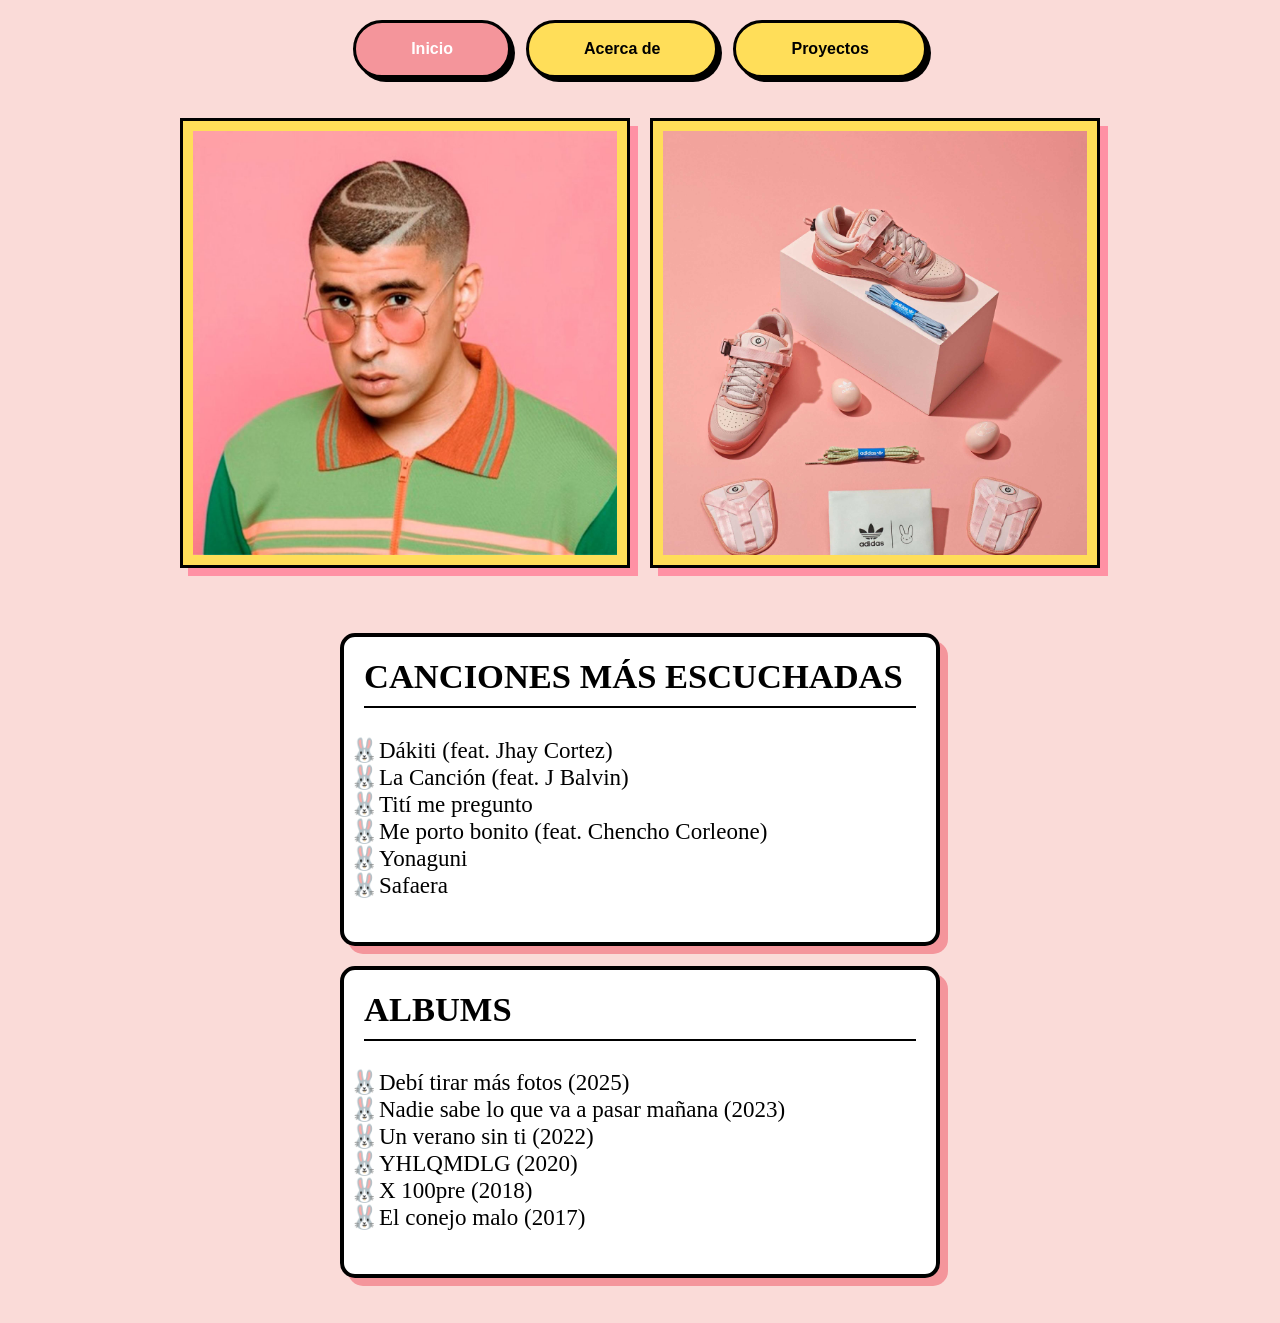
<file: P1/index.html>
<!DOCTYPE html>
<html lang="en">
<head>
    <meta charset="UTF-8">
    <meta http-equiv="X-UA-Compatible" content="IE=edge">
    <meta name="viewport" content="width=device-width, initial-scale=1.0">
    <title>CV Dos columnas</title>

   <!-- Hoja de estilo -->
   <link rel="stylesheet" href="2c-template.css">

</head>
<body>
    <nav class="menu-navigation">
    <a href="index.html" class="nav-btn active">Inicio</a>
    <a href="about.html" class="nav-btn">Acerca de</a>
    <a href="projects.html" class="nav-btn">Proyectos</a>
    </nav> 
    

    <div class="galeria-fotos">
        <div class="imagen-rosa-bad-bunny">  
            <img src="image.jpg" alt="Bad Bunny 1">
        </div>
        <div class="imagen-rosa-bad-bunny">  
            <img src="bad-bunny.jpg" alt="Bad Bunny 2">
        </div>
    </div>

    
    <div class="columnas-container">
  <section class="columna">
    <h2>Canciones más escuchadas</h2>
    <ul>
      <li>Dákiti (feat. Jhay Cortez)</li>
      <li>La Canción (feat. J Balvin)</li>
      <li>Tití me pregunto</li>
      <li>Me porto bonito (feat. Chencho Corleone)</li>
      <li>Yonaguni</li>
      <li>Safaera</li>
    </ul>
  </section>

  <section class="columna">
    <h2>Albums</h2>
    <ul>
      <li>Debí tirar más fotos (2025)</li>
      <li>Nadie sabe lo que va a pasar mañana (2023)</li>
      <li>Un verano sin ti (2022)</li>
      <li>YHLQMDLG (2020)</li>
      <li>X 100pre (2018)</li>
      <li>El conejo malo (2017)</li>
    </ul>
  </section>
</div>
   



</body>
</html>
</file>
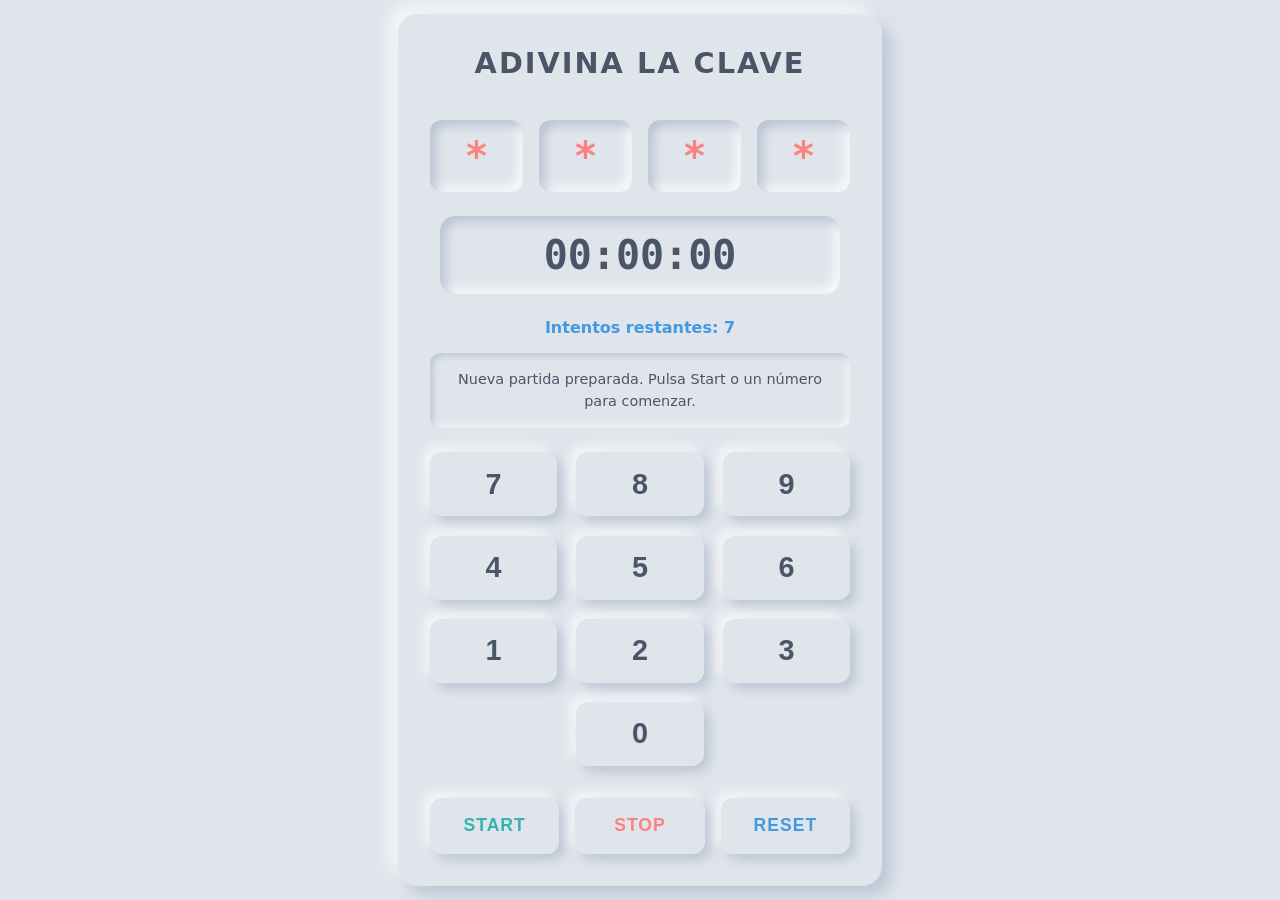
<file: P2/index.html>
<!DOCTYPE html>
<html lang="es">
<head>
    <meta charset="UTF-8">
    <meta name="viewport" content="width=device-width, initial-scale=1.0">
    <title>Juego: Adivina la Clave - Neumorfismo</title>
    <link rel="stylesheet" href="style.css">
</head>
<body>

    <div class="main-container neu-out">
        
        <h1 id="header">Adivina la Clave</h1>

        <div id="info-panel">
            <div id="secret-key-container">
                <div class="digit hidden neu-in" id="digit-0"><span class="asterisco">*</span></div>
                <div class="digit hidden neu-in" id="digit-1"><span class="asterisco">*</span></div>
                <div class="digit hidden neu-in" id="digit-2"><span class="asterisco">*</span></div>
                <div class="digit hidden neu-in" id="digit-3"><span class="asterisco">*</span></div>
            </div>
            
            <div id="timer-container" class="neu-in">
                <div id="crono-display">00:00:00</div>
            </div>

            <div id="status-container">
                <div id="attempts-display">Intentos restantes: <span id="attempts-count">7</span></div>
                <div id="instructions-container" class="neu-in-small">
                    <p id="message-text">Nueva partida preparada. Pulsa Start o un número.</p>
                </div>
            </div>
        </div>

        <div id="numpad-panel">
            <div id="numpad-grid">
                <button class="num-btn neu-btn" id="btn-num-7">7</button>
                <button class="num-btn neu-btn" id="btn-num-8">8</button>
                <button class="num-btn neu-btn" id="btn-num-9">9</button>
                
                <button class="num-btn neu-btn" id="btn-num-4">4</button>
                <button class="num-btn neu-btn" id="btn-num-5">5</button>
                <button class="num-btn neu-btn" id="btn-num-6">6</button>
                
                <button class="num-btn neu-btn" id="btn-num-1">1</button>
                <button class="num-btn neu-btn" id="btn-num-2">2</button>
                <button class="num-btn neu-btn" id="btn-num-3">3</button>
                
                <div class="blank-panel"></div>
                <button class="num-btn neu-btn" id="btn-num-0">0</button>
                <div class="blank-panel"></div>
            </div>

            <div id="controls-container">
                <button id="btn-start" class="control-btn neu-btn green-text">Start</button>
                <button id="btn-stop" class="control-btn neu-btn red-text">Stop</button>
                <button id="btn-reset" class="control-btn neu-btn blue-text">Reset</button>
            </div>
        </div>

    </div>

    <script src="crono.js"></script>
    <script src="script.js"></script>
</body>
</html>
</file>
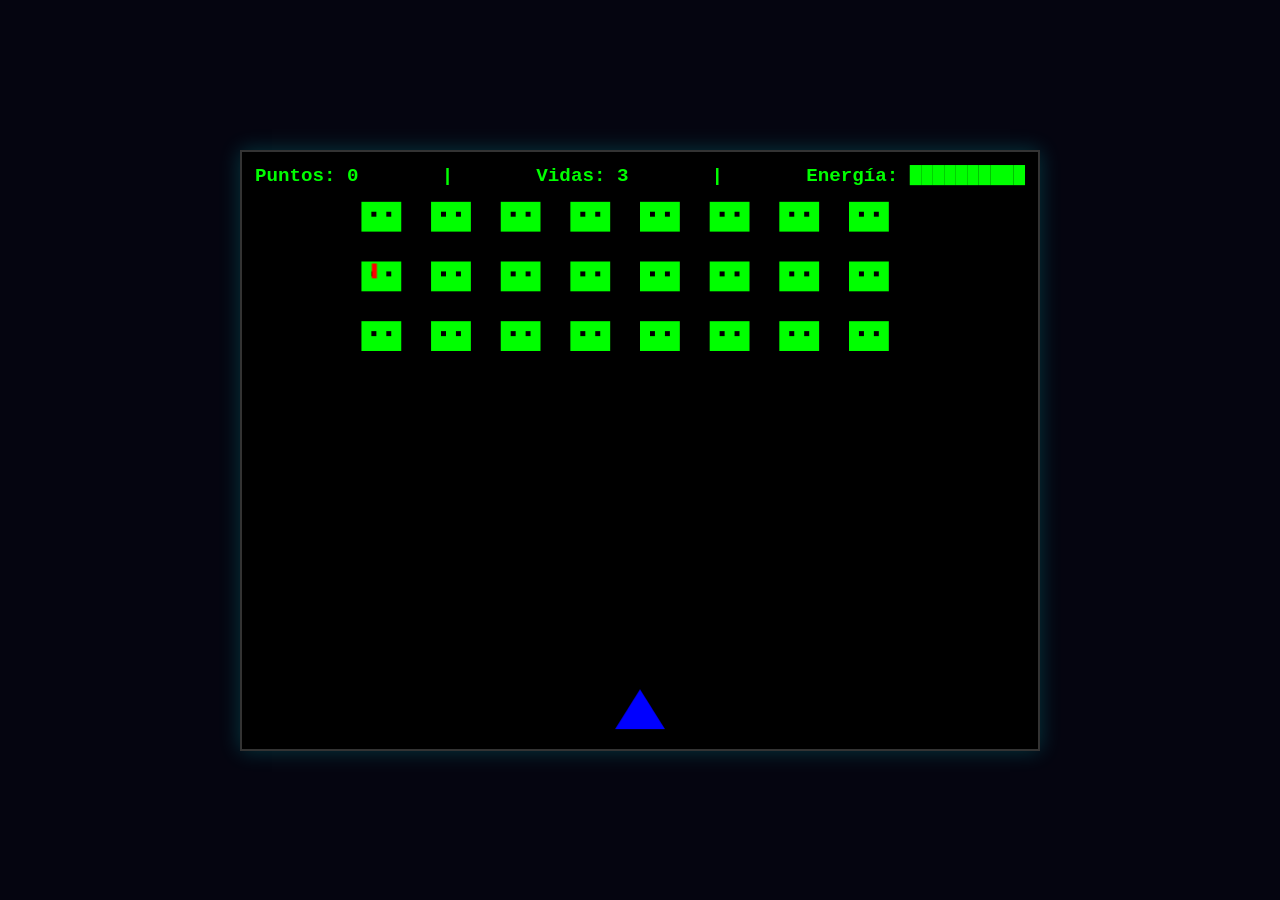
<file: P3/index.html>
<!DOCTYPE html>
<html lang="es">
<head>
    <meta charset="UTF-8">
    <meta name="viewport" content="width=device-width, initial-scale=1.0">
    <title>Invasión Alienígena: Defensa de Canva Centauri</title>
    <link rel="stylesheet" href="style.css">
</head>
<body>
    <div id="game-container">
        <div id="ui-layer">
            <div id="stats">
                <span id="score-display">Puntos: 0</span> | 
                <span id="lives-display">Vidas: 3</span> | 
                <span id="energy-display">Energía: ██████████</span>
            </div>
            <div id="message-screen" class="hidden">
                <h1 id="main-message"></h1>
                <p id="sub-message">Recarga la página para volver a jugar</p>
            </div>
        </div>
        <canvas id="gameCanvas" width="800" height="600"></canvas>
    </div>
    <script src="script.js"></script>
</body>
</html>
</file>
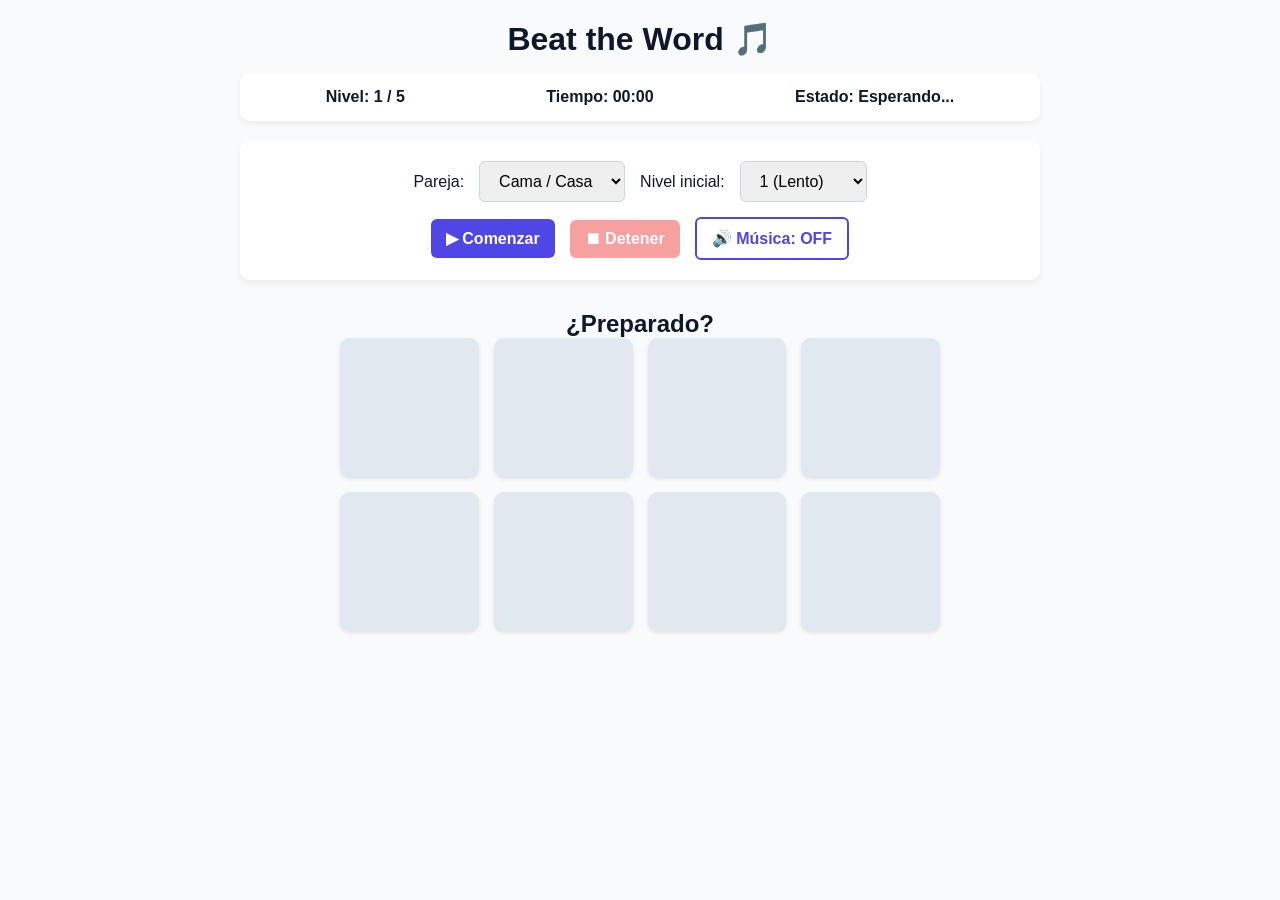
<file: P4/index.html>
<!DOCTYPE html>
<html lang="es">
<head>
    <meta charset="UTF-8">
    <meta name="viewport" content="width=device-width, initial-scale=1.0">
    <title>Beat the Word</title>
    <link rel="stylesheet" href="style.css">
</head>
<body>
    <header>
        <h1>Beat the Word 🎵</h1>
        <div class="status-panel">
            <p>Nivel: <span id="level-display">1</span> / 5</p>
            <p>Tiempo: <span id="time-display">00:00</span></p>
            <p>Estado: <span id="status-display">Esperando...</span></p>
        </div>
    </header>

    <main>
        <section class="controls">
            <h2 class="sr-only">Configuración del Juego</h2>
            <div class="control-group">
                <label for="word-pair">Pareja:</label>
                <select id="word-pair">
                    <option value="cama,casa">Cama / Casa</option>
                    <option value="gato,perro">Gato / Perro</option>
                </select>

                <label for="start-level">Nivel inicial:</label>
                <select id="start-level">
                    <option value="1">1 (Lento)</option>
                    <option value="2">2</option>
                    <option value="3">3</option>
                    <option value="4">4</option>
                    <option value="5">5 (Rápido)</option>
                </select>
            </div>

            <div class="control-group buttons">
                <button id="btn-start" class="btn primary">▶ Comenzar</button>
                <button id="btn-stop" class="btn danger" disabled>⏹ Detener</button>
                <button id="btn-music" class="btn outline">🔊 Música: OFF</button>
            </div>
        </section>

        <section class="game-area">
            <h2 id="current-word">¿Preparado?</h2>

            <div class="grid-container" id="grid">
                <div class="grid-item" id="item-0"></div>
                <div class="grid-item" id="item-1"></div>
                <div class="grid-item" id="item-2"></div>
                <div class="grid-item" id="item-3"></div>
                <div class="grid-item" id="item-4"></div>
                <div class="grid-item" id="item-5"></div>
                <div class="grid-item" id="item-6"></div>
                <div class="grid-item" id="item-7"></div>
            </div>
        </section>
    </main>

    <audio id="bg-music" src="musica.mp3" loop></audio>

    <script src="script.js"></script>
</body>
</html>
</file>
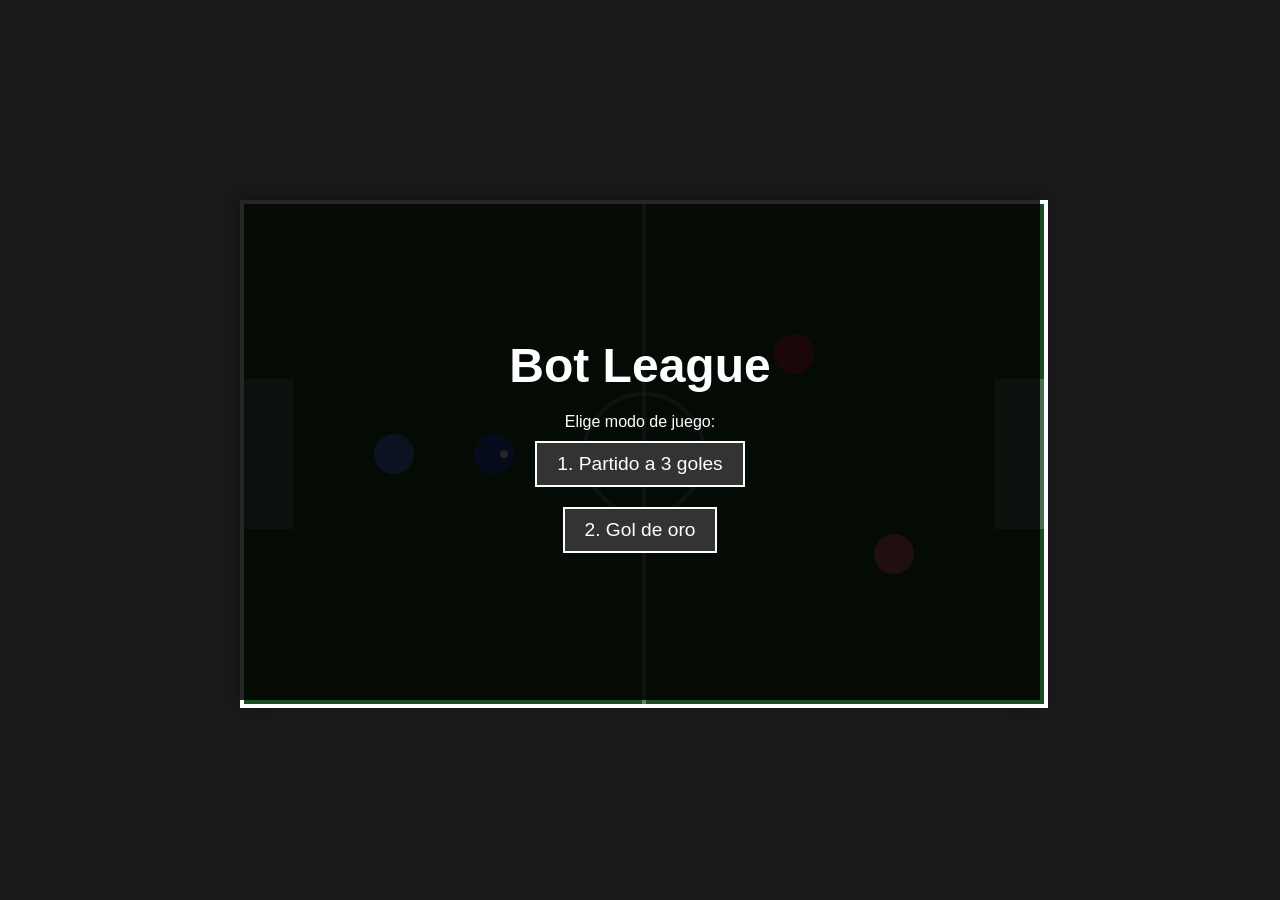
<file: P5/index.html>
<!DOCTYPE html>
<html lang="es">
<head>
    <meta charset="UTF-8">
    <meta name="viewport" content="width=device-width, initial-scale=1.0">
    <title>Bot League - 2vs2</title>
    <link rel="stylesheet" href="style.css">
</head>
<body>
    <div id="game-wrapper">
        <div id="menu-screen" class="overlay">
            <h1>Bot League</h1>
            <p>Elige modo de juego:</p>
            <button onclick="startGame('3goles')">1. Partido a 3 goles</button>
            <button onclick="startGame('oro')">2. Gol de oro</button>
        </div>

        <div id="gameover-screen" class="overlay hidden">
            <h1 id="gameover-msg">¡Has ganado!</h1>
            <button onclick="restartGame()">Reiniciar</button>
            <button onclick="showMenu()">Volver al menú</button>
        </div>

        <div id="message-overlay" class="hidden">
            <h2 id="center-message">3</h2>
        </div>

        <div id="scoreboard" class="hidden">
            <span id="score-player">0</span> - <span id="score-bot">0</span>
        </div>

        <canvas id="gameCanvas" width="800" height="500"></canvas>
    </div>

    <script src="script.js"></script>
</body>
</html>
</file>
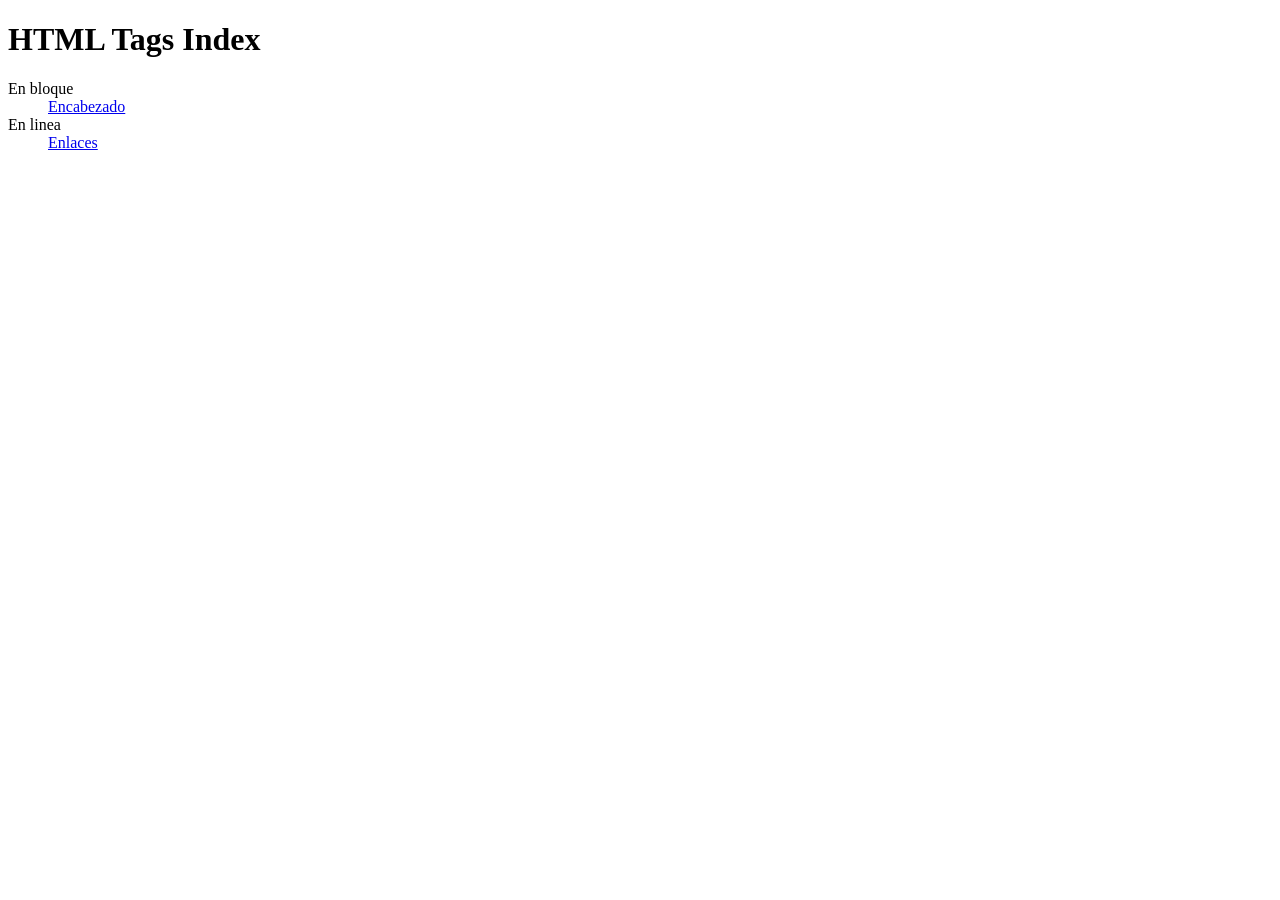
<file: P1/S2/index.html>
<!DOCTYPE html>
<html lang="en">
<head>
    <meta charset="UTF-8">
    <meta name="viewport" content="width=device-width, initial-scale=1.0">
    <title>HTML Index</title>
</head>
<body>
    <h1>HTML Tags Index</h1>
    <dl>
        <dt>En bloque</dt>
        <dd> <a href="https://rubensantoss.github.io/2025-2026-CSAAI-Practicas/P1/S2/encabezados.html">Encabezado</a></dd>
        <dt>En linea</dt>
        <dd><a href="https://rubensantoss.github.io/2025-2026-CSAAI-Practicas/P1/S2/enlaces.html">Enlaces</a></dd>
    </dl>
    
</body>
</html>
</file>
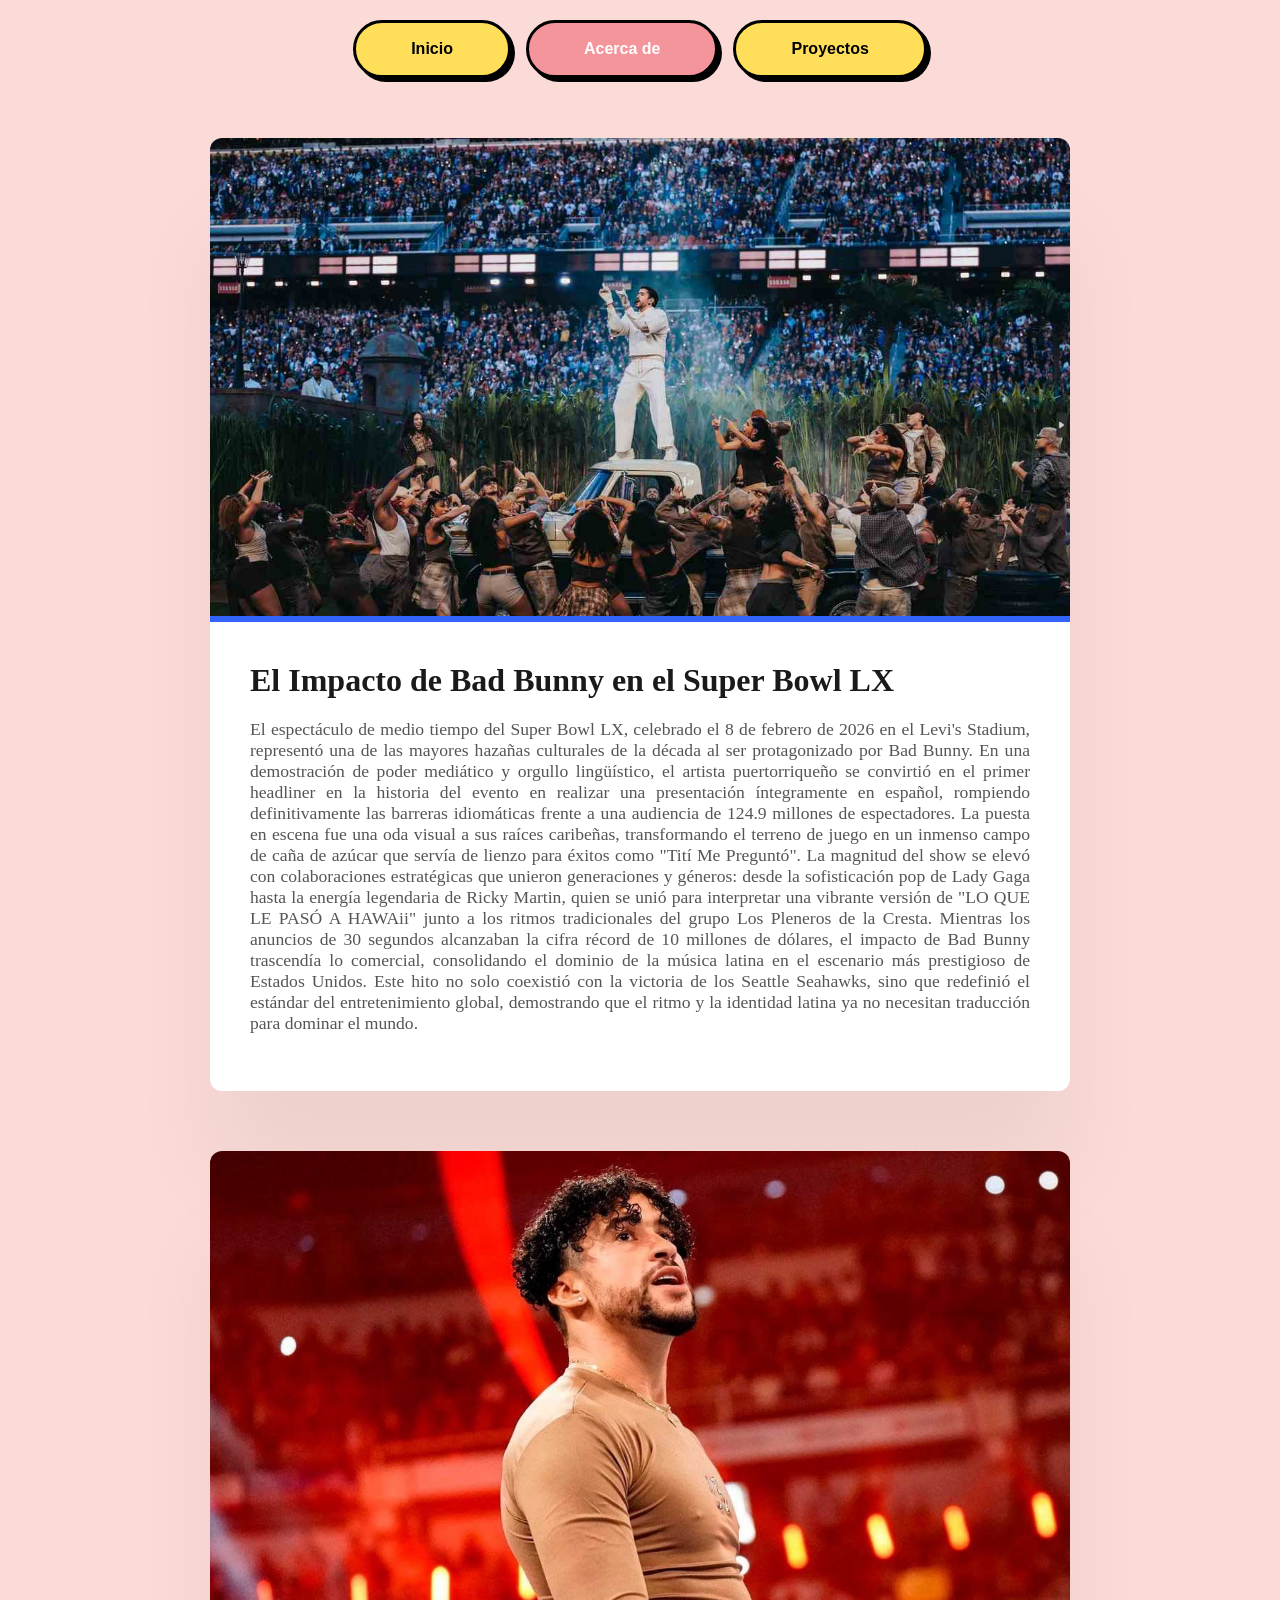
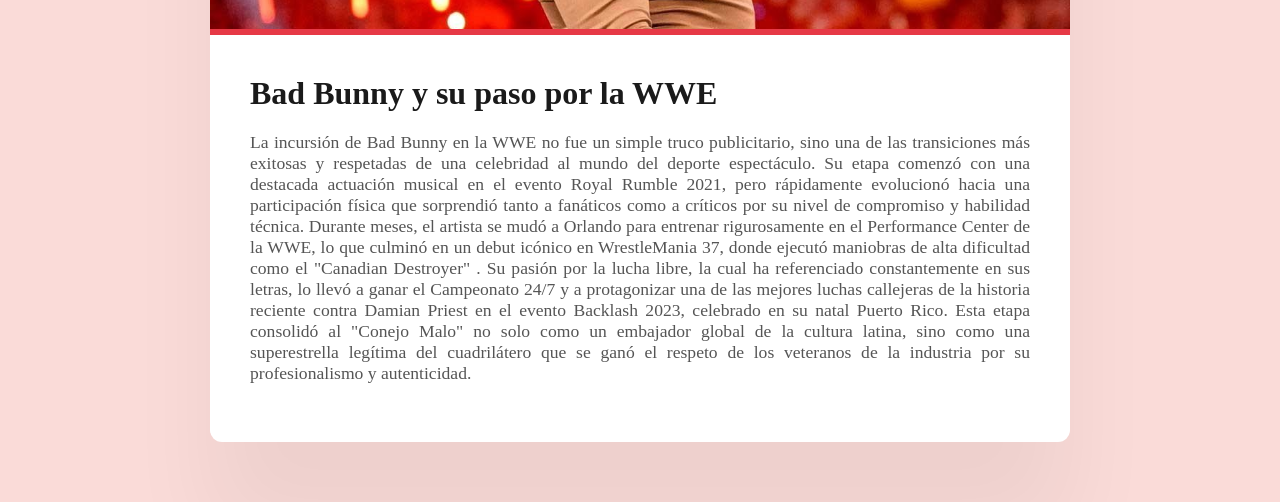
<file: P1/about.html>
<!DOCTYPE html>
<html lang="es">
<head>
    <meta charset="UTF-8">
    <meta name="viewport" content="width=device-width, initial-scale=1.0">
    <title>project</title>
    <link rel="stylesheet" href="2c-template.css">
</head>
<body>
        <nav class="menu-navigation">
            <a href="index.html" class="nav-btn">Inicio</a>
            <a href="about.html" class="nav-btn active">Acerca de</a>
            <a href="projects.html" class="nav-btn ">Proyectos</a>
        </nav> 


    <main class="main-content">
        <section class="card">
            <div class="card-image">
                <img src="superbowl.jpg" alt="Bad Bunny Super Bowl">
                <div class="image-overlay-accent blue"></div>
            </div>
            <div class="card-text">
                <h2>El Impacto de Bad Bunny en el Super Bowl LX</h2>
                <p>El espectáculo de medio tiempo del Super Bowl LX, celebrado el 8 de febrero de 2026 en el Levi's Stadium,
                 representó una de las mayores hazañas culturales de la década al ser protagonizado por Bad Bunny. En una 
                 demostración de poder mediático y orgullo lingüístico, el artista puertorriqueño se convirtió en el primer
                  headliner en la historia del evento en realizar una presentación íntegramente en español, rompiendo 
                  definitivamente las barreras idiomáticas frente a una audiencia de 124.9 millones de espectadores. 
                  La puesta en escena fue una oda visual a sus raíces caribeñas, transformando el terreno de juego en
                   un inmenso campo de caña de azúcar que servía de lienzo para éxitos como "Tití Me Preguntó".
                    La magnitud del show se elevó con colaboraciones estratégicas que unieron generaciones y géneros: 
                    desde la sofisticación pop de Lady Gaga hasta la energía legendaria de Ricky Martin, quien se unió 
                    para interpretar una vibrante versión de "LO QUE LE PASÓ A HAWAii" junto a los ritmos tradicionales 
                    del grupo Los Pleneros de la Cresta. Mientras los anuncios de 30 segundos alcanzaban la cifra récord 
                    de 10 millones de dólares, el impacto de Bad Bunny trascendía lo comercial, consolidando el dominio de
                     la música latina en el escenario más prestigioso de Estados Unidos. Este hito no solo coexistió con la
                      victoria de los Seattle Seahawks, sino que redefinió el estándar del entretenimiento global, demostrando 
                      que el ritmo y la identidad latina ya no necesitan traducción para dominar el mundo.</p>
            </div>
        </section>

        <section class="card">
            <div class="card-image">
                <img src="wwe.jpg" alt="Bad Bunny WWE">
                <div class="image-overlay-accent red"></div>
            </div>
            <div class="card-text">
                <h2>Bad Bunny y su paso por la WWE</h2>
                <p>La incursión de Bad Bunny en la WWE no fue un simple truco publicitario, 
                sino una de las transiciones más exitosas y respetadas de una celebridad 
                al mundo del deporte espectáculo. Su etapa comenzó con una destacada actuación 
                musical en el evento Royal Rumble 2021, pero rápidamente evolucionó hacia una 
                participación física que sorprendió tanto a fanáticos como a críticos por su nivel 
                de compromiso y habilidad técnica. Durante meses, el artista se mudó a Orlando para 
                entrenar rigurosamente en el Performance Center de la WWE, lo que culminó en un debut 
                icónico en WrestleMania 37, donde ejecutó maniobras de alta dificultad como el "Canadian Destroyer"
                . Su pasión por la lucha libre, la cual ha referenciado constantemente en sus letras, lo llevó a ganar 
                el Campeonato 24/7 y a protagonizar una de las mejores luchas callejeras de la historia reciente contra 
                Damian Priest en el evento Backlash 2023, celebrado en su natal Puerto Rico. Esta etapa consolidó al "Conejo Malo" 
                no solo como un embajador global de la cultura latina, sino como una superestrella legítima 
                del cuadrilátero que se ganó el respeto de los veteranos de la industria por su profesionalismo y autenticidad.</p>
            </div>
        </section>
    </main>
</body>
</html>


<!-- <!DOCTYPE html>
<html lang="en">
<head>
    <meta charset="UTF-8">
    <meta name="viewport" content="width=device-width, initial-scale=1.0">
    <title>project</title>
    <link rel="stylesheet" href="2c-template.css">
</head>
<body>
        <nav class="menu-navigation">
            <a href="index.html" class="nav-btn">Inicio</a>
            <a href="about.html" class="nav-btn active">Acerca de</a>
            <a href="projects.html" class="nav-btn ">Proyectos</a>
        </nav> 

    <div class="contenido-container">
        <div class="imagen-superbowl-bad-bunny">  
            <img src="superbowl.jpg" alt="bad bunny">
        </div>
        <div class="texto-box">
            <h2>El Impacto de Bad Bunny en el Super Bowl LIV</h2>
            <p>El espectáculo de medio tiempo del Super Bowl LX, celebrado el 8 de febrero de 2026 en el Levi's Stadium,
                 representó una de las mayores hazañas culturales de la década al ser protagonizado por Bad Bunny. En una 
                 demostración de poder mediático y orgullo lingüístico, el artista puertorriqueño se convirtió en el primer
                  headliner en la historia del evento en realizar una presentación íntegramente en español, rompiendo 
                  definitivamente las barreras idiomáticas frente a una audiencia de 124.9 millones de espectadores. 
                  La puesta en escena fue una oda visual a sus raíces caribeñas, transformando el terreno de juego en
                   un inmenso campo de caña de azúcar que servía de lienzo para éxitos como "Tití Me Preguntó".
                    La magnitud del show se elevó con colaboraciones estratégicas que unieron generaciones y géneros: 
                    desde la sofisticación pop de Lady Gaga hasta la energía legendaria de Ricky Martin, quien se unió 
                    para interpretar una vibrante versión de "LO QUE LE PASÓ A HAWAii" junto a los ritmos tradicionales 
                    del grupo Los Pleneros de la Cresta. Mientras los anuncios de 30 segundos alcanzaban la cifra récord 
                    de 10 millones de dólares, el impacto de Bad Bunny trascendía lo comercial, consolidando el dominio de
                     la música latina en el escenario más prestigioso de Estados Unidos. Este hito no solo coexistió con la
                      victoria de los Seattle Seahawks, sino que redefinió el estándar del entretenimiento global, demostrando 
                      que el ritmo y la identidad latina ya no necesitan traducción para dominar el mundo.
            </p>
        </div>
    </div>

    <div class="contenido-container-2">
        <div class="imagen-wwe-bad-bunny">  
            <img src="wwe.jpg" alt="bad bunny wwe">
        </div>
        <div class="texto-box">
            <h2>Bad Bunny y su paso por la WWE</h2>
            <p>La incursión de Bad Bunny en la WWE no fue un simple truco publicitario, 
                sino una de las transiciones más exitosas y respetadas de una celebridad 
                al mundo del deporte espectáculo. Su etapa comenzó con una destacada actuación 
                musical en el evento Royal Rumble 2021, pero rápidamente evolucionó hacia una 
                participación física que sorprendió tanto a fanáticos como a críticos por su nivel 
                de compromiso y habilidad técnica. Durante meses, el artista se mudó a Orlando para 
                entrenar rigurosamente en el Performance Center de la WWE, lo que culminó en un debut 
                icónico en WrestleMania 37, donde ejecutó maniobras de alta dificultad como el "Canadian Destroyer"
                . Su pasión por la lucha libre, la cual ha referenciado constantemente en sus letras, lo llevó a ganar 
                el Campeonato 24/7 y a protagonizar una de las mejores luchas callejeras de la historia reciente contra 
                Damian Priest en el evento Backlash 2023, celebrado en su natal Puerto Rico. Esta etapa consolidó al "Conejo Malo" 
                no solo como un embajador global de la cultura latina, sino como una superestrella legítima 
                del cuadrilátero que se ganó el respeto de los veteranos de la industria por su profesionalismo y autenticidad.
            </p>
        </div>
    </div>




</body> -->
</file>
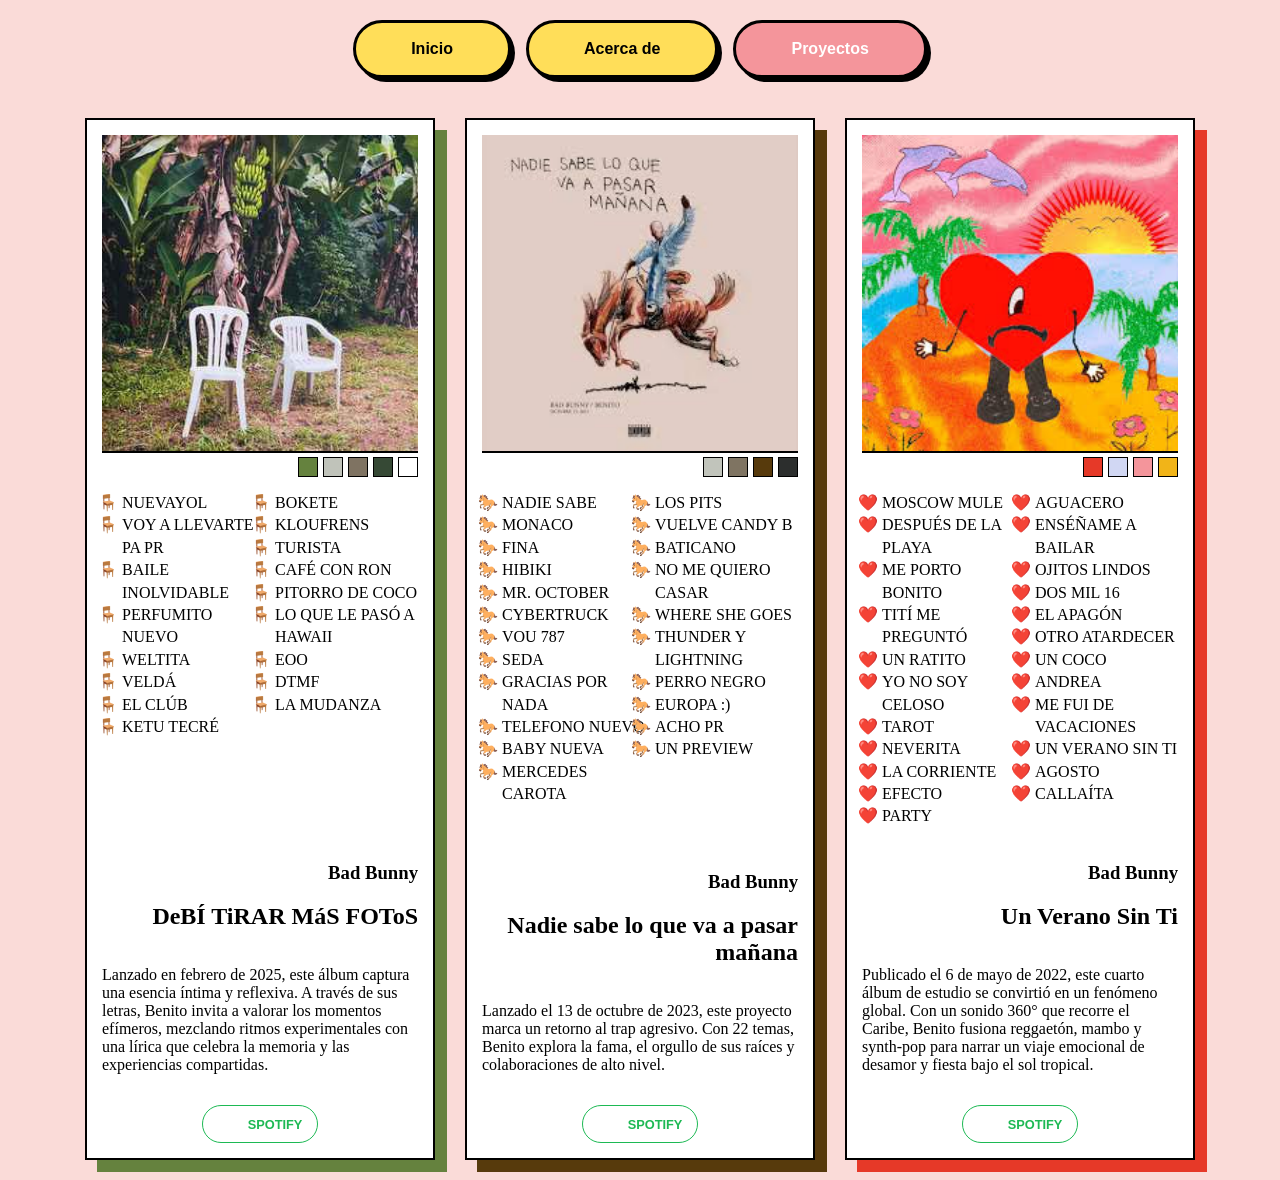
<file: P1/projects.html>
<!DOCTYPE html>
<html lang="es">
<head>
    <meta charset="UTF-8">
    <meta name="viewport" content="width=device-width, initial-scale=1.0">
    <title>project</title>
    <link rel="stylesheet" href="2c-template.css">
</head>
<body>
    <nav class="menu-navigation">
    <a href="index.html" class="nav-btn">Inicio</a>
    <a href="about.html" class="nav-btn">Acerca de</a>
    <a href="projects.html" class="nav-btn active">Proyectos</a>
    </nav> 



<main class="projects-grid">
    <article class="project-card poster-style album-1">
        <div class="poster-header">
            <img src="image(1).jpg" alt="DTMF" class="card-img">
        </div>
        
        <div class="tracklist-container">
            <div class="palette-container">
                <div class="swatch red"></div>
                <div class="swatch lavender"></div>
                <div class="swatch pink"></div>
                <div class="swatch yellow"></div>
                <div class="swatch black"></div>
            </div>    
            <ul class="tracklist">
                <li>NUEVAYoL</li>
                <li>VOY A LLeVARTE PA PR</li>
                <li>BAILE INoLVIDABLE</li>
                <li>PERFuMITO NUEVO</li>
                <li>WELTiTA</li>
                <li>VeLDÁ</li>
                <li>EL CLúB</li>
                <li>KETU TeCRÉ</li>
                <li>BOKeTE</li>
                <li>KLOuFRENS</li>
                <li>TURiSTA</li>
                <li>CAFé CON RON</li>
                <li>PIToRRO DE COCO</li>
                <li>LO QUE LE PASÓ A HAWAii</li>
                <li>EoO</li>
                <li>DtMF</li>
                <li>LA MuDANZA</li>
            </ul>
        </div>  
        
        <div class="titulo">
            <h3>Bad Bunny</h3>
            <h1>DeBÍ TiRAR MáS FOToS </h1>
        </div>
        <p>Lanzado en febrero de 2025, este álbum captura una esencia íntima y reflexiva. A través de sus letras, Benito invita a valorar los momentos efímeros, mezclando ritmos experimentales con una lírica que celebra la memoria y las experiencias compartidas.</p>
        <nav class="spotify-3">
            <a href="https://open.spotify.com/intl-es/album/5K79FLRUCSysQnVESLcTdb">spotify</a>
        </nav>
    </article>

    <article class="project-card poster-style album-2">
        <div class="poster-header">
            <img src="imagen_nadiesabe.jpg" alt="nadie_sabe" class="card-img">
        </div>
        
        <div class="tracklist-container">
            <div class="palette-container">
                <div class="swatch red"></div>
                <div class="swatch lavender"></div>
                <div class="swatch pink"></div>
                <div class="swatch yellow"></div>
            </div>    
            <ul class="tracklist">
                <li>NADIE SABE</li>
                <li>MONACO</li>
                <li>FINA</li>
                <li>HIBIKI</li>
                <li>MR. OCTOBER</li>
                <li>CYBERTRUCK</li>
                <li>VOU 787</li>
                <li>SEDA</li>
                <li>GRACIAS POR NADA</li>
                <li>TELEFONO NUEVO</li>
                <li>BABY NUEVA</li>
                <li>MERCEDES CAROTA</li>
                <li>LOS PITS</li>
                <li>VUELVE CANDY B</li>
                <li>BATICANO</li>
                <li>NO ME QUIERO CASAR</li>
                <li>WHERE SHE GOES</li>
                <li>THUNDER Y LIGHTNING</li>
                <li>PERRO NEGRO</li>
                <li>EUROPA :)</li>
                <li>ACHO PR</li>
                <li>UN PREVIEW</li>
            </ul>
        </div>  
        
        <div class="titulo">
            <h3>Bad Bunny</h3>
            <h1>Nadie sabe lo que va a pasar mañana</h1>
        </div>
        <p>Lanzado el 13 de octubre de 2023, este proyecto marca un retorno al trap agresivo. Con 22 temas, Benito explora la fama, el orgullo de sus raíces y colaboraciones de alto nivel.</p>
        <nav class="spotify-3">
            <a href="https://open.spotify.com/intl-es/album/4FftCsAcXXD1nFO9RFUNFO">spotify</a>
        </nav>

    </article>
    <article class="project-card poster-style album-3">
        <div class="poster-header">
            <img src="unveranosinti.jpg" alt="Un Verano Sin Ti" class="card-img">
        </div>
        
        <div class="tracklist-container">
            <div class="palette-container">
                <div class="swatch red"></div>
                <div class="swatch lavender"></div>
                <div class="swatch pink"></div>
                <div class="swatch yellow"></div>
            </div>    
            <ul class="tracklist">
                <li>Moscow Mule</li>
                <li>Después de la Playa</li>
                <li>Me Porto Bonito</li>
                <li>Tití Me Preguntó</li>
                <li>Un Ratito</li>
                <li>Yo No Soy Celoso</li>
                <li>Tarot</li>
                <li>Neverita</li>
                <li>La Corriente</li>
                <li>Efecto</li>
                <li>Party</li>
                <li>Aguacero</li>
                <li>Enséñame a Bailar</li>
                <li>Ojitos Lindos</li>
                <li>Dos Mil 16</li>
                <li>El Apagón</li>
                <li>Otro Atardecer</li>
                <li>Un Coco</li>
                <li>Andrea</li>
                <li>Me Fui de Vacaciones</li>
                <li>Un Verano Sin Ti</li>
                <li>Agosto</li>
                <li>Callaíta</li>
            </ul>
        </div>  
        
        <div class="titulo">
            <h3>Bad Bunny</h3>
            <h1>Un Verano Sin Ti</h1>
        </div>
        <p>Publicado el 6 de mayo de 2022, este cuarto álbum de estudio se convirtió en un fenómeno global. Con un sonido 360° que recorre el Caribe, Benito fusiona reggaetón, mambo y synth-pop para narrar un viaje emocional de desamor y fiesta bajo el sol tropical.</p>
        <nav class="spotify-3">
            <a href="https://open.spotify.com/intl-es/album/3RQQmkQEvNCY4prGKE6oc5">spotify</a>
        </nav>
    </article>
</main>
</body>
</html>
</file>
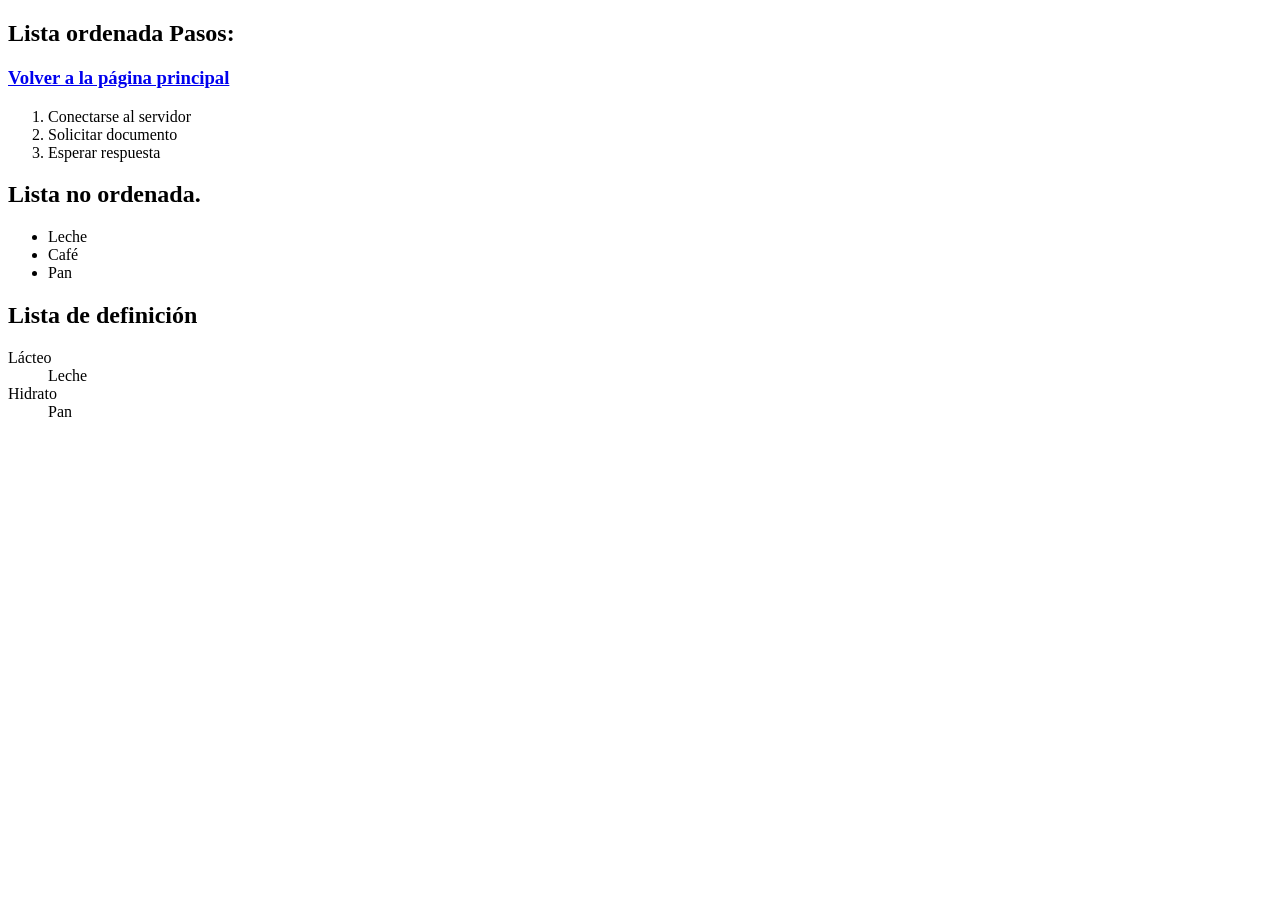
<file: P1/S2/encabezados.html>
<!DOCTYPE html>
<html lang="en">
<head>
    <meta charset="UTF-8">
    <meta http-equiv="X-UA-Compatible" content="IE=edge">
    <meta name="viewport" content="width=device-width, initial-scale=1.0">
    <title>Ej-3: Listas</title>
</head>
<body>
    <h2>Lista ordenada Pasos:</h2>
    <h3><a href="https://rubensantoss.github.io/2025-2026-CSAAI-Practicas/P1/S2/">Volver a la página principal</a></h3>
    <ol>
        <li>Conectarse al servidor</li>
        <li>Solicitar documento</li>
        <li>Esperar respuesta</li>
    </ol>
    <h2>Lista no ordenada.</h2>
    <ul>
        <li>Leche</li>
        <li>Café</li>
        <li>Pan</li>
    </ul>
    <h2>Lista de definición</h2>
    <dl>
        <dt>Lácteo</dt>
        <dd>Leche</dd>
        <dt>Hidrato</dt>
        <dd>Pan</dd>
    </dl>

</body>
</html>
</file>
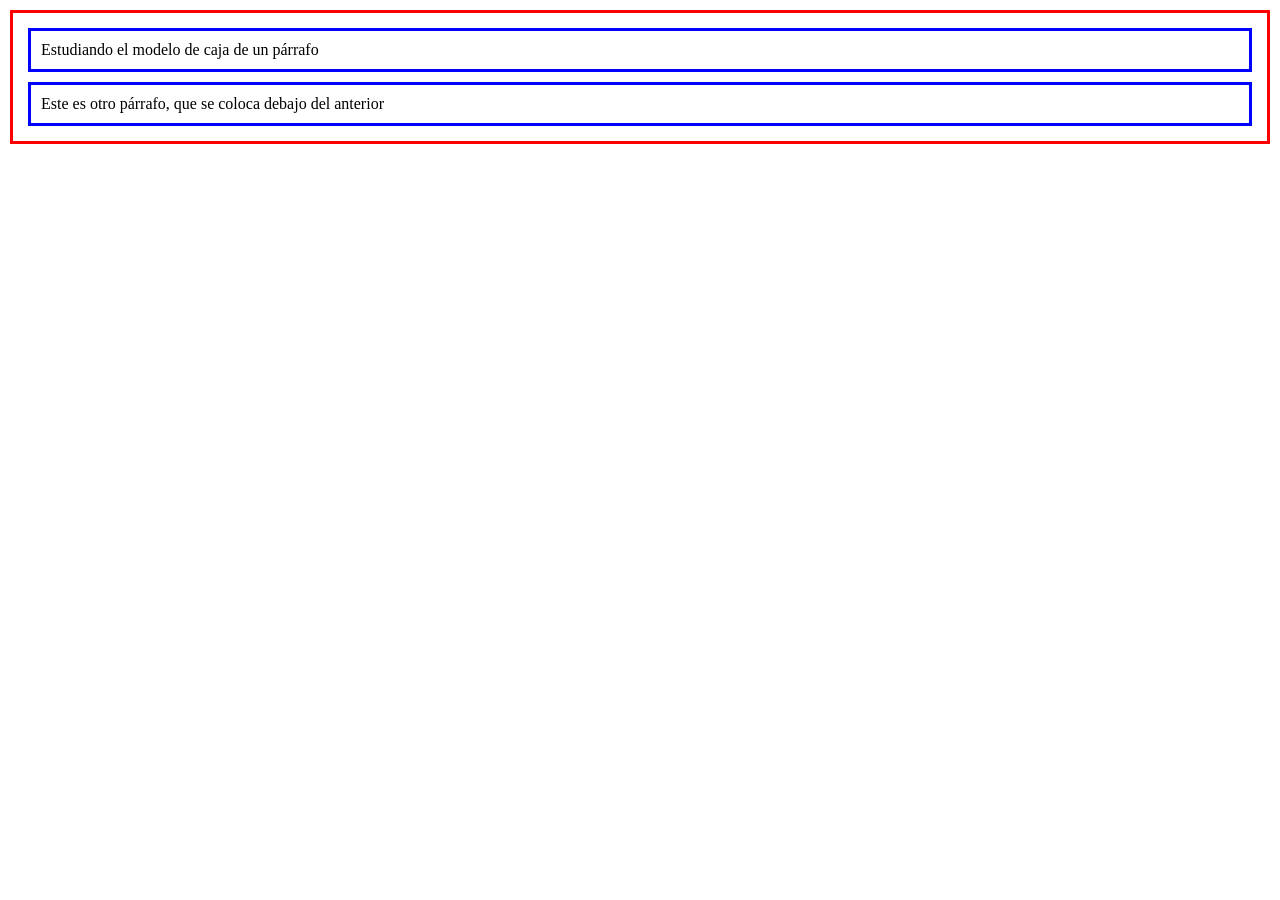
<file: P1/S3/box-test.html>
<!DOCTYPE html>
<html>
  <head>
    <meta charset="utf-8">
    <meta http-equiv="X-UA-Compatible" content="IE=edge">
    <meta name="viewport" content="width=device-width, initial-scale=1.0">
    <title>Modelo de caja del párrafo</title>
    <link rel="stylesheet" type="text/css" href="box-test.css">
  </head>
  <body>
  <p>Estudiando el modelo de caja de un párrafo</p>
  <p>Este es otro párrafo, que se coloca debajo del anterior</p>
  </body>
</html>
</file>
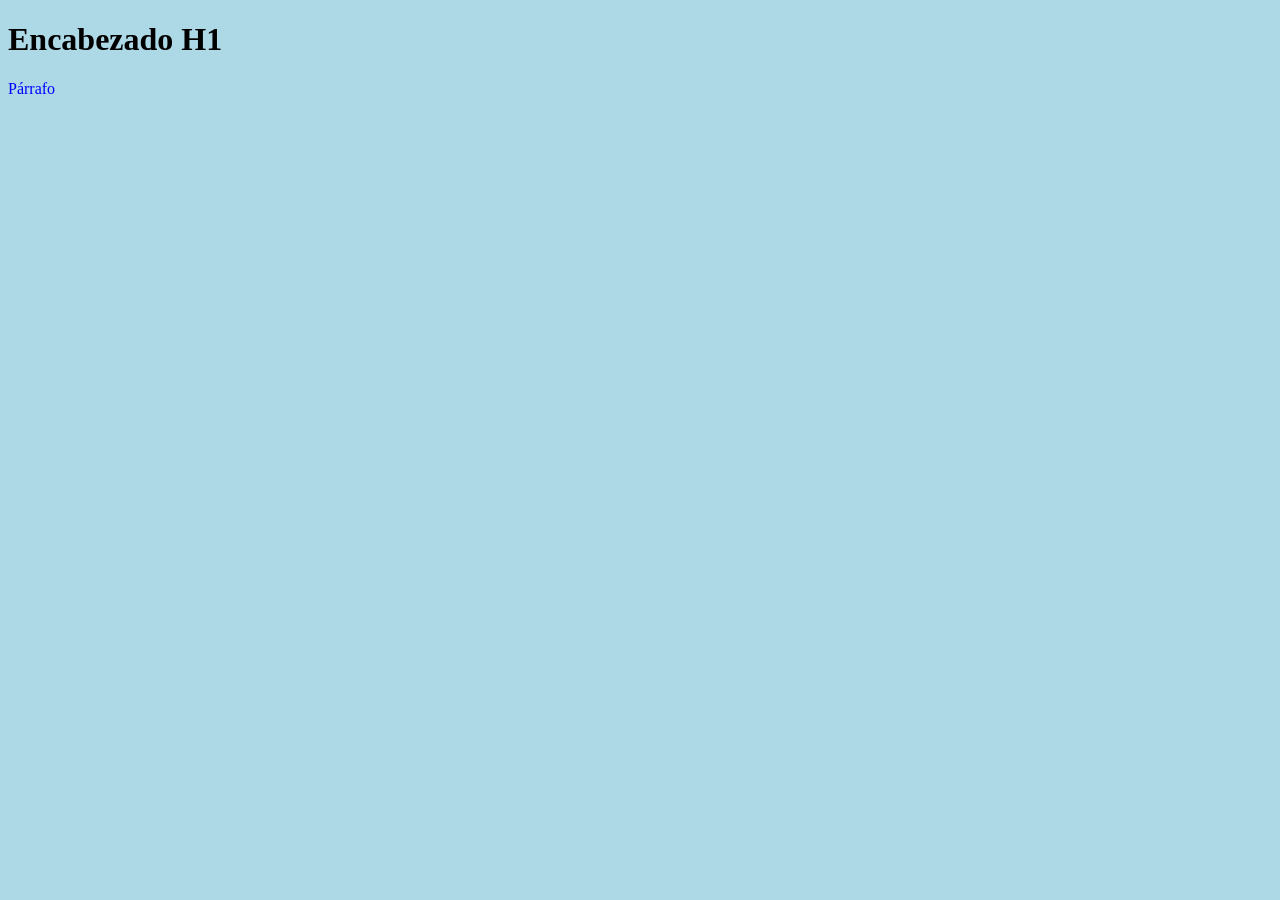
<file: P1/S3/h1.html>
<!DOCTYPE html>
<html lang="en">
<head>
  <meta charset="UTF-8">
  <meta http-equiv="X-UA-Compatible" content="IE=edge">
  <meta name="viewport" content="width=device-width, initial-scale=1.0">
  <title>Ejemplo 1</title>
</head>
<body>
   <!-- Estilo añadido al cuerpo del documento -->
   <body style="background-color: lightblue;">

    <!-- Estilo añadido al encabezado -->
    <h1 style="color:black">Encabezado H1</h1>

    <!-- Estilo añadido a este párrafo -->
    <p style="color:blue">Párrafo</p>
</body>
</html>
</file>
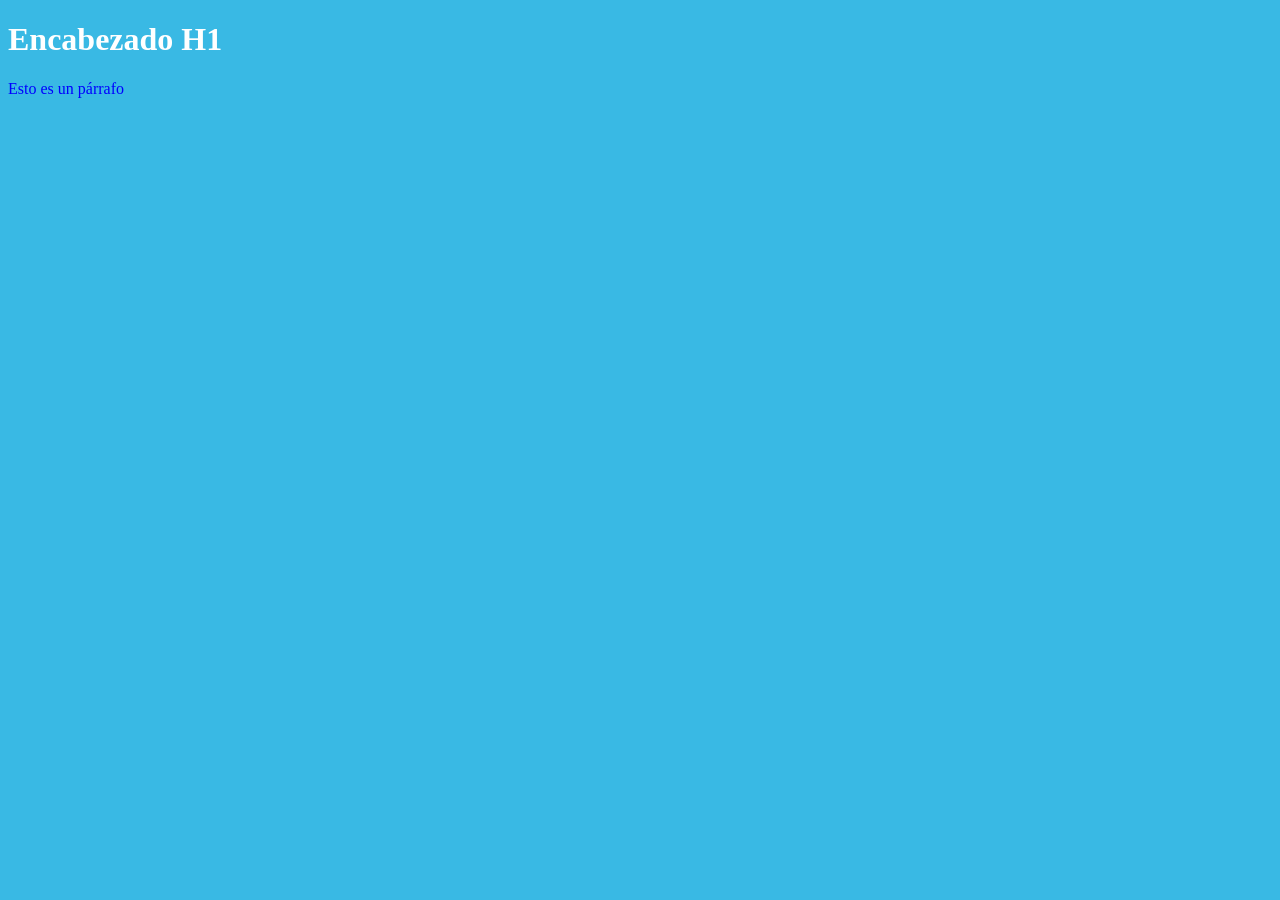
<file: P1/S3/test-01.html>
<!DOCTYPE html>
<html>

<head>
    <meta charset="UTF-8">
    <meta http-equiv="X-UA-Compatible" content="IE=edge">
    <meta name="viewport" content="width=device-width, initial-scale=1.0">
    <title>Test 01</title>
    <link rel="stylesheet" href="test-01.css">
</head>

<body>
    <h1>Encabezado H1</h1>
    <p>Esto es un párrafo</p>
</body>

</html>
</file>
<file: P1/2c-template.css>
body {
    background-color: #FADBD8; 
    margin: 0;
    padding: 0;
    min-height: 100vh;
}

* {
    box-sizing: border-box;
  }
  
.filla:after {
float: left;
padding: 10px;
min-height: 5000px;
content: "";
display: table;
clear: both;
}


.menu-navigation {
  display: flex;
  justify-content: center; 
  gap: 15px;
  padding: 20px;
  flex-wrap: wrap;
}


.nav-btn {
  text-decoration: none; 
  color: black;
  font-family: 'Arial Black', sans-serif;
  font-weight: bold;
  padding: 17px 55px;
  border-radius: 50px; 
  background-color: #ffde59;
  border: 3px solid black; 
  box-shadow: 4px 4px 0px black; 
  transition: 0.2s; 
}


.nav-btn:hover {
  transform: translate(-2px, -2px);
  box-shadow: 6px 6px 0px black;
}


.nav-btn.active {
  background-color: #f4959b;
  color: white;
}


.galeria-fotos {
    display: flex;          
    
    justify-content: center; 
    gap: 20px;              
    padding: 20px;
    flex-wrap: wrap;
}


.imagen-rosa-bad-bunny {
    background-color: #ffde59;
    padding: 10px;
    width: 450px;           
    box-shadow: 8px 8px 0px #ff91a4; 
    border: 3px solid black;
}


.imagen-rosa-bad-bunny img {
    width: 100%;            
    display: block;
}


.columnas-container {
  display: flex;
  flex-wrap: wrap; 
  gap: 20px;       
  padding: 20px;
  justify-content: center; 
  width: 50%;
  margin: 25px auto; 
}


.columna {
  flex: 1;                
  min-width: 300px;       
  background-color: #ffffff;
  border: 4px solid black; 
  border-radius: 15px;
  padding: 20px;
  box-shadow: 8px 8px 0px #F4959B; 
  font-size: 23px;
  transition: 0.3s; 
}


.columna:hover {
  transform: translate(-4px, -4px);
  box-shadow: 12px 12px 0px #F4959B;
}

.columna h2 {
  text-transform: uppercase;
  color: black;
  border-bottom: 2px solid black;
  padding-bottom: 10px;
  margin-top: 0;
}

.columna ul {
  list-style: "🐰"; 
  padding-left: 15px;
}

.projects-grid {
    display: flex;
    flex-wrap: wrap;      
    justify-content: center; 
    gap: 30px;            
    padding: 20px;
}


.poster-style {
    background-color: #ffffff;
    border: 2px solid #000;
    width: 350px;         
    padding: 15px;
    display: flex;
    flex-direction: column;
    min-height: 700px;
}

.card-img {
    width: 100%;
    height: auto;
    border-bottom: 2px solid #000;
}


.album-1 .tracklist{
  list-style: "🪑 ";
  padding-left: 20px;
  column-count: 2;      
  gap: 10px;
  margin: 15px 0;
}

.album-2 .tracklist{
  list-style: "🐎 ";
  padding-left: 20px;
  column-count: 2;     
  gap: 10px;
  margin: 15px 0; 
}

.album-3 .tracklist{
  list-style: "❤️ ";
  padding-left: 20px;
  column-count: 2;      
  gap: 10px;
  margin: 15px 0;
}

.tracklist li {
    font-size: 16px;
    text-transform: uppercase;
    line-height: 1.4;
}

.palette-container {
    display: flex;
    gap: 5px;
    justify-content: flex-end; 
}

.swatch {
    width: 20px;
    height: 20px;
    border: 1px solid #000;
}

.titulo {
    text-align: right;    
    margin-top: auto;
}

.album-1 .red { background-color: #65823E; }
.album-1 .lavender { background-color: #C0C3BA; }
.album-1 .pink { background-color: #7F7362; }
.album-1 .yellow { background-color: #364935; }
.album-1 .blalck { background-color: #2C2E2D; }
.album-1 { box-shadow: 12px 12px 0px #65823E; } 

.album-2 .red { background-color: #C1C4BB; } 
.album-2 .lavender { background-color: #7F7462; }
.album-2 .pink { background-color: #573a0c; }
.album-2 .yellow { background-color: #2C2E2D; }
.album-2 { box-shadow: 12px 12px 0px #573a0c; } 

.album-3 .red { background-color: #E63928; }
.album-3 .lavender { background-color: #D1D7F3; }
.album-3 .pink { background-color: #F4959B; }
.album-3 .yellow { background-color: #F1B418; }
.album-3 { box-shadow: 12px 12px 0px #E63928; } 


img {
    width: 100%;
    height: auto;
}

.iresponsive {
    padding: 0 6px;
    float: left;
    width: 50%;
  }

.spotify-3 {
    display: flex;
    justify-content: center;
    margin-top: 15px;
}

.spotify-3 a {
    display: flex;
    align-items: center;
    gap: 10px;
    text-decoration: none;
    color: #1DB954; 
    font-family: sans-serif;
    font-size: 0.8rem;
    font-weight: bold;
    text-transform: uppercase;
    border: 1px solid #1DB954;
    padding: 8px 15px;
    border-radius: 50px;
    transition: all 0.3s ease;
}

.spotify-3 a::before {
    content: "";
    width: 20px;
    height: 20px;
    background-image: url('https://upload.wikimedia.org/wikipedia/commons/1/19/Spotify_logo_without_text.svg');
    background-size: contain;
    background-repeat: no-repeat;
}

.spotify-3 a:hover {
    background-color: #1DB954;
    color: white;
    box-shadow: 0px 4px 10px rgba(29, 185, 84, 0.3);
}



.main-content {
    max-width: 900px;
    margin: 40px auto;
    padding: 0 20px;
}

.card {
    background: white;
    margin-bottom: 60px;
    border-radius: 12px;
    overflow: hidden;
    box-shadow: 0 90px 90px rgba(0, 0, 0, 0.05); 
}

.card-image {
    position: relative;
    width: 100%;
}

.card-image img {
    width: 100%;
    height: auto;
    display: block;
    object-fit: cover;
}

.image-overlay-accent {
    position: absolute;
    bottom: 0;
    left: 0;
    width: 100%;
    height: 6px;
}
.blue { background-color: #3463fc; }
.red { background-color: #e63946; }

.card-text {
    padding: 40px;
}

.card-text h2 {
    font-size: 2rem;
    margin-top: 0;
    margin-bottom: 20px;
    color: #1a1a1a;
    font-weight: 800;
}

.card-text p {
    font-size: 1.1rem;
    color: #555;
    text-align: justify;
}
</file>
<file: P2/style.css>
:root {

    --bg-color: #e0e5ec;
    --text-main: #4a5568;
    --text-light: #a0aec0;
    

    --accent-green: #38b2ac;
    --accent-red: #fc8181;
    --accent-blue: #4299e1;
    

    --shadow-light: rgba(255, 255, 255, 0.7);
    --shadow-dark: rgba(163, 177, 198, 0.6);
}

body {
    background-color: var(--bg-color);
    color: var(--text-main);
    font-family: 'Segoe UI', system-ui, sans-serif;
    display: flex;
    justify-content: center;
    align-items: center;
    min-height: 100vh;
    margin: 0;
}

.main-container {
    display: flex;
    flex-direction: column;
    align-items: center;
    gap: 1.5rem;
    max-width: 420px;
    width: 90%;
    padding: 2rem;
    border-radius: 20px;
}

#header {
    font-size: 1.8rem;
    font-weight: 800;
    color: var(--text-main);
    margin: 0 0 1rem 0;
    text-transform: uppercase;
    letter-spacing: 2px;
}


.neu-out {
    background: var(--bg-color);
    box-shadow: 9px 9px 16px var(--shadow-dark), 
               -9px -9px 16px var(--shadow-light);
}


.neu-in {
    background: var(--bg-color);
    box-shadow: inset 6px 6px 10px 0 var(--shadow-dark), 
                inset -6px -6px 10px 0 var(--shadow-light);
}


.neu-in-small {
    background: var(--bg-color);
    box-shadow: inset 3px 3px 6px 0 var(--shadow-dark), 
                inset -3px -3px 6px 0 var(--shadow-light);
    border-radius: 10px;
}


#info-panel, #numpad-panel {
    display: flex;
    flex-direction: column;
    align-items: center;
    width: 100%;
    gap: 1.5rem;
}


#secret-key-container {
    display: grid;
    grid-template-columns: repeat(4, 1fr);
    gap: 1rem;
    width: 100%;
}

.digit {
    border-radius: 12px;
    height: 4.5rem;
    display: flex;
    justify-content: center;
    align-items: center;
    font-size: 2.2rem;
    font-weight: bold;
    color: var(--text-light);
    transition: all 0.3s ease;
}

.digit.revealed {
    color: var(--accent-green);

    box-shadow: 6px 6px 12px var(--shadow-dark), 
               -6px -6px 12px var(--shadow-light);
    transform: translateY(-2px);
}

.asterisco {
    color: var(--accent-red);
    font-size: 2.5rem;
    line-height: 1;
}


#timer-container {
    padding: 1rem 2rem;
    border-radius: 15px;
    width: 80%;
}

#crono-display {
    font-size: 2.5rem;
    font-weight: 700;
    font-family: monospace;
    text-align: center;
    color: var(--text-main);
}


#status-container {
    text-align: center;
    width: 100%;
}

#attempts-display {
    font-weight: bold;
    margin-bottom: 1rem;
    color: var(--accent-blue);
}

#instructions-container {
    padding: 1rem;
}

#instructions-container p {
    margin: 0;
    font-size: 0.9rem;
    line-height: 1.5;
}


#numpad-grid {
    display: grid;
    grid-template-columns: repeat(3, 1fr);
    gap: 1.2rem;
    width: 100%;
}

.neu-btn {
    border: none;
    outline: none;
    border-radius: 12px;
    background: var(--bg-color);
    color: var(--text-main);
    box-shadow: 6px 6px 12px var(--shadow-dark), 
               -6px -6px 12px var(--shadow-light);
    cursor: pointer;
    font-weight: bold;
    transition: all 0.2s ease;
}

.num-btn {
    height: 4rem;
    font-size: 1.8rem;
}


.neu-btn:active {
    box-shadow: inset 4px 4px 8px 0 var(--shadow-dark), 
                inset -4px -4px 8px 0 var(--shadow-light);
    color: var(--accent-blue);
}

.neu-btn:disabled {
    box-shadow: inset 2px 2px 5px 0 var(--shadow-dark), 
                inset -2px -2px 5px 0 var(--shadow-light);
    color: var(--text-light);
    cursor: not-allowed;
}

.blank-panel {
    background-color: transparent;
}


#controls-container {
    display: flex;
    gap: 1rem;
    width: 100%;
    margin-top: 0.5rem;
}

.control-btn {
    flex: 1;
    height: 3.5rem;
    font-size: 1.1rem;
    text-transform: uppercase;
    letter-spacing: 1px;
}

.green-text { color: var(--accent-green); }
.red-text { color: var(--accent-red); }
.blue-text { color: var(--accent-blue); }
</file>
<file: P3/style.css>
* {
    margin: 0;
    padding: 0;
    box-sizing: border-box;
}

body {
    background-color: #050510;
    color: #00ff00;
    font-family: 'Courier New', Courier, monospace;
    display: flex;
    justify-content: center;
    align-items: center;
    height: 100vh;
    overflow: hidden;
}

#game-container {
    position: relative;
    width: 100%;
    max-width: 800px;
}

canvas {
    background-color: #000;
    border: 2px solid #333;
    box-shadow: 0 0 20px rgba(0, 255, 255, 0.2);
    display: block;
    width: 100%;
    height: auto;
}

#ui-layer {
    position: absolute;
    top: 0;
    left: 0;
    width: 100%;
    height: 100%;
    pointer-events: none;
}

#stats {
    padding: 15px;
    font-size: 1.2rem;
    font-weight: bold;
    text-shadow: 2px 2px 0 #000;
    display: flex;
    justify-content: space-between;
}

.hidden {
    display: none !important;
}

#message-screen {
    position: absolute;
    top: 50%;
    left: 50%;
    transform: translate(-50%, -50%);
    text-align: center;
    background: rgba(0, 0, 0, 0.85);
    padding: 40px;
    border: 2px solid #00ff00;
    border-radius: 10px;
    box-shadow: 0 0 30px #00ff00;
}

#main-message {
    font-size: 3rem;
    margin-bottom: 10px;
}

.win-text { color: #00ff00; }
.lose-text { color: #ff0000; border-color: #ff0000 !important; box-shadow: 0 0 30px #ff0000 !important;}
</file>
<file: P4/style.css>
:root {
    --primary: #4f46e5;
    --danger: #ef4444;
    --bg-color: #f8fafc;
    --text-main: #0f172a;
    --grid-bg: #e2e8f0;
    --highlight: #f59e0b;
}

* {
    box-sizing: border-box;
    margin: 0;
    padding: 0;
    font-family: 'Segoe UI', Tahoma, Geneva, Verdana, sans-serif;
}

body {
    background-color: var(--bg-color);
    color: var(--text-main);
    display: flex;
    flex-direction: column;
    align-items: center;
    padding: 20px;
}

header {
    text-align: center;
    width: 100%;
    max-width: 800px;
    margin-bottom: 20px;
}

.status-panel {
    display: flex;
    justify-content: space-around;
    background: white;
    padding: 15px;
    border-radius: 10px;
    box-shadow: 0 4px 6px rgba(0,0,0,0.05);
    margin-top: 15px;
    font-weight: bold;
}

main {
    width: 100%;
    max-width: 800px;
}

.controls {
    background: white;
    padding: 20px;
    border-radius: 10px;
    box-shadow: 0 4px 6px rgba(0,0,0,0.05);
    margin-bottom: 30px;
    display: flex;
    flex-direction: column;
    gap: 15px;
}

.sr-only {
    position: absolute;
    width: 1px;
    height: 1px;
    padding: 0;
    margin: -1px;
    overflow: hidden;
    clip: rect(0, 0, 0, 0);
    border: 0;
}

.control-group {
    display: flex;
    justify-content: center;
    gap: 15px;
    flex-wrap: wrap;
    align-items: center;
}

select, button {
    padding: 10px 15px;
    border-radius: 6px;
    border: 1px solid #cbd5e1;
    font-size: 1rem;
    cursor: pointer;
}

.btn {
    font-weight: bold;
    border: none;
    transition: transform 0.1s, opacity 0.2s;
}

.btn:active { transform: scale(0.95); }
.btn:disabled { opacity: 0.5; cursor: not-allowed; }

.primary { background: var(--primary); color: white; }
.danger { background: var(--danger); color: white; }
.outline { background: white; border: 2px solid var(--primary); color: var(--primary); }

.game-area {
    text-align: center;
}

.word-display {
    font-size: 2.5rem;
    margin-bottom: 30px;
    min-height: 60px;
    color: var(--primary);
    text-transform: uppercase;
    letter-spacing: 2px;
}

.grid-container {
    display: grid;
    grid-template-columns: repeat(4, 1fr);
    gap: 15px;
    max-width: 600px;
    margin: 0 auto;
}

.grid-item {
    background: var(--grid-bg);
    aspect-ratio: 1;
    border-radius: 10px;
    display: flex;
    justify-content: center;
    align-items: center;
    font-size: 3rem;
    box-shadow: 0 2px 4px rgba(0,0,0,0.1);
    transition: all 0.2s ease-in-out;
}

.grid-item.active {
    background: var(--highlight);
    transform: scale(1.1);
    box-shadow: 0 0 20px var(--highlight);
    border: 3px solid white;
}

@media (max-width: 500px) {
    .grid-container {
        grid-template-columns: repeat(2, 1fr);
    }
}
</file>
<file: P5/style.css>
* {
    margin: 0;
    padding: 0;
    box-sizing: border-box;
    font-family: 'Segoe UI', Tahoma, Geneva, Verdana, sans-serif;
}

body {
    background-color: #1a1a1a;
    display: flex;
    justify-content: center;
    align-items: center;
    height: 100vh;
    color: white;
}

#game-wrapper {
    position: relative;
    width: 800px;
    height: 500px;
    box-shadow: 0 0 20px rgba(0, 0, 0, 0.5);
}

canvas {
    background-color: #1b4d24;
    display: block;
    border: 4px solid white;
}

.overlay {
    position: absolute;
    top: 0;
    left: 0;
    width: 100%;
    height: 100%;
    background-color: rgba(0, 0, 0, 0.85);
    display: flex;
    flex-direction: column;
    justify-content: center;
    align-items: center;
    z-index: 10;
}

.overlay h1 {
    font-size: 3rem;
    margin-bottom: 20px;
}

button {
    background-color: #333;
    color: white;
    border: 2px solid white;
    padding: 10px 20px;
    margin: 10px;
    font-size: 1.2rem;
    cursor: pointer;
    transition: 0.2s;
}

button:hover {
    background-color: white;
    color: #333;
}

#scoreboard {
    position: absolute;
    top: 20px;
    width: 100%;
    text-align: center;
    font-size: 2.5rem;
    font-weight: bold;
    color: rgba(255, 255, 255, 0.5);
    pointer-events: none;
}

#message-overlay {
    position: absolute;
    top: 50%;
    left: 50%;
    transform: translate(-50%, -50%);
    font-size: 4rem;
    font-weight: bold;
    text-shadow: 2px 2px 10px black;
    pointer-events: none;
}

.hidden {
    display: none !important;
}
</file>
<file: P1/S3/box-test.css>
/* Propiedades de la caja del cuerpo */
body {
  padding: 5px;  /* relleno */
  margin: 10px;  /* Margen */
  border: solid;
  border-color: red;
}

/*  Propiedades de la caja del párrafo */
p {
  margin: 10px;
  padding: 10px; /* Relleno */
  border:solid;
  border-color: blue;
}
</file>
<file: P1/S3/test-01.css>
/* Esto son comentarios en CSS */
body {
  background-color: rgb(57, 185, 228);
  color: blue;
}
h1  {
  color: white;
}
</file>
